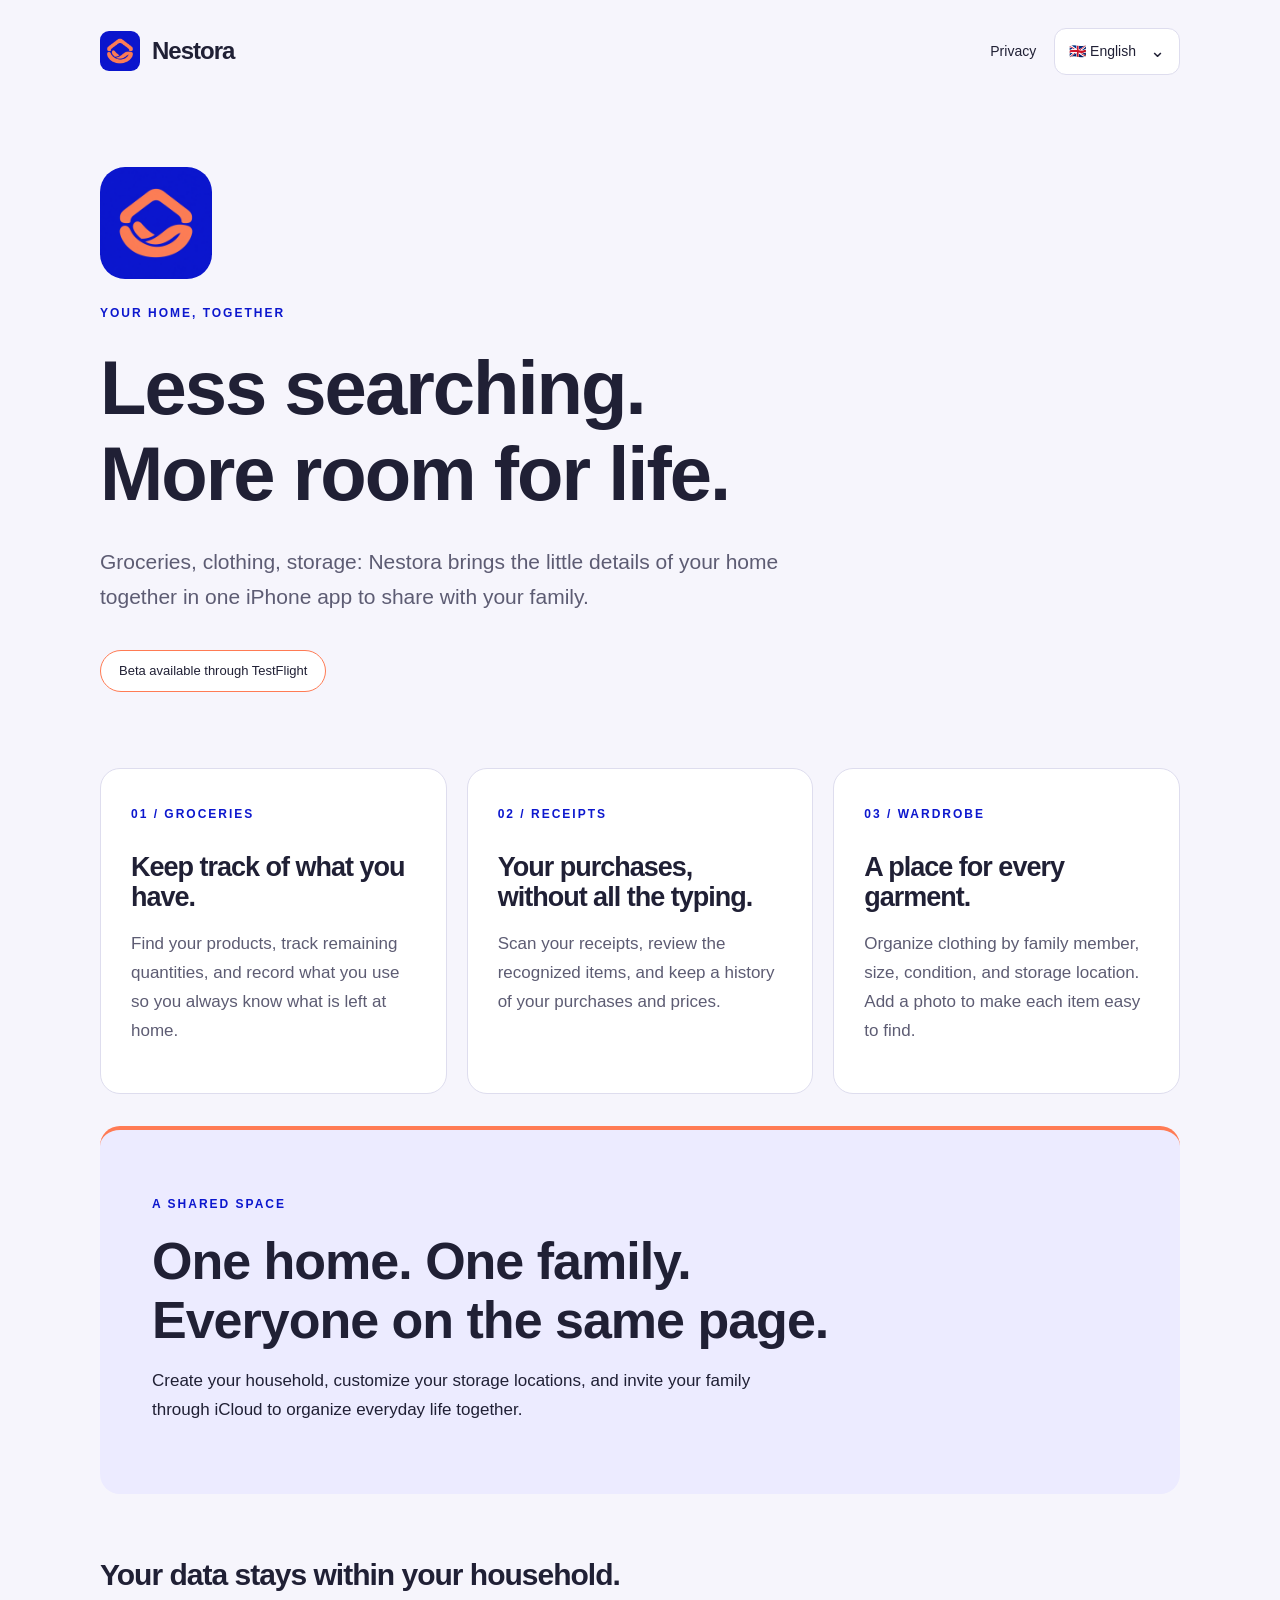
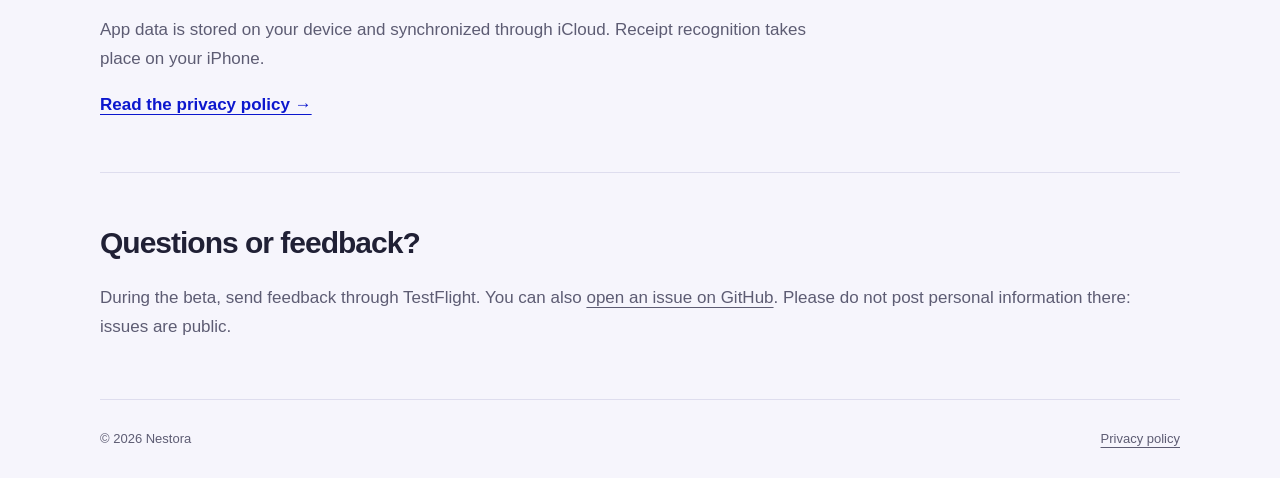
<file: index.html>
<!doctype html>
<html lang="en">
<head>
  <meta charset="utf-8">
  <meta name="viewport" content="width=device-width, initial-scale=1">
  <meta name="description" content="Nestora brings your grocery inventory and family wardrobe together on iPhone, with sharing through iCloud.">
  <title>Nestora — A well-organized home</title>
  <link rel="stylesheet" href="style.css">
  <meta name="theme-color" content="#0c17ce">
  <link rel="icon" type="image/png" sizes="32x32" href="assets/favicon-32.png">
  <link rel="apple-touch-icon" sizes="180x180" href="assets/apple-touch-icon.png">
</head>
<body>
  <header class="wrap"><a class="brand" href="./" aria-label="Nestora, home"><img class="logo" src="assets/nestora-icon.png" width="40" height="40" alt="">Nestora</a><nav aria-label="Navigation"><a href="privacy.html">Privacy</a><details class="language-picker"><summary aria-label="Choose language"><span>🇬🇧 English</span><span class="chevron" aria-hidden="true">⌄</span></summary><div class="language-options"><a href="index.html" lang="en" hreflang="en" aria-current="page"><span aria-hidden="true">🇬🇧</span> English<span class="check" aria-hidden="true">✓</span></a><a href="fr/index.html" lang="fr" hreflang="fr"><span aria-hidden="true">🇫🇷</span> Français<span class="check" aria-hidden="true"></span></a></div></details></nav></header>
  <main class="wrap">
    <section class="hero">
      <img class="hero-icon" src="assets/nestora-icon.png" width="112" height="112" alt="">
      <p class="eyebrow">YOUR HOME, TOGETHER</p>
      <h1>Less searching.<br>More room for life.</h1>
      <p class="intro">Groceries, clothing, storage: Nestora brings the little details of your home together in one iPhone app to share with your family.</p>
      <span class="badge">Beta available through TestFlight</span>
    </section>
    <section class="grid" aria-label="Features">
      <article><span class="number">01 / GROCERIES</span><h2>Keep track of what you have.</h2><p>Find your products, track remaining quantities, and record what you use so you always know what is left at home.</p></article>
      <article><span class="number">02 / RECEIPTS</span><h2>Your purchases, without all the typing.</h2><p>Scan your receipts, review the recognized items, and keep a history of your purchases and prices.</p></article>
      <article><span class="number">03 / WARDROBE</span><h2>A place for every garment.</h2><p>Organize clothing by family member, size, condition, and storage location. Add a photo to make each item easy to find.</p></article>
    </section>
    <section class="family"><p class="eyebrow">A SHARED SPACE</p><h2>One home. One family.<br>Everyone on the same page.</h2><p>Create your household, customize your storage locations, and invite your family through iCloud to organize everyday life together.</p></section>
    <section class="trust"><h2>Your data stays within your household.</h2><p>App data is stored on your device and synchronized through iCloud. Receipt recognition takes place on your iPhone.</p><a class="text-link" href="privacy.html">Read the privacy policy →</a></section>
    <section class="contact" id="contact"><h2>Questions or feedback?</h2><p>During the beta, send feedback through TestFlight. You can also <a href="https://github.com/mtaieb/nestora-site/issues">open an issue on GitHub</a>. Please do not post personal information there: issues are public.</p></section>
  </main>
  <footer class="wrap"><span>© 2026 Nestora</span><a href="privacy.html">Privacy policy</a></footer>
</body>
</html>
</file>
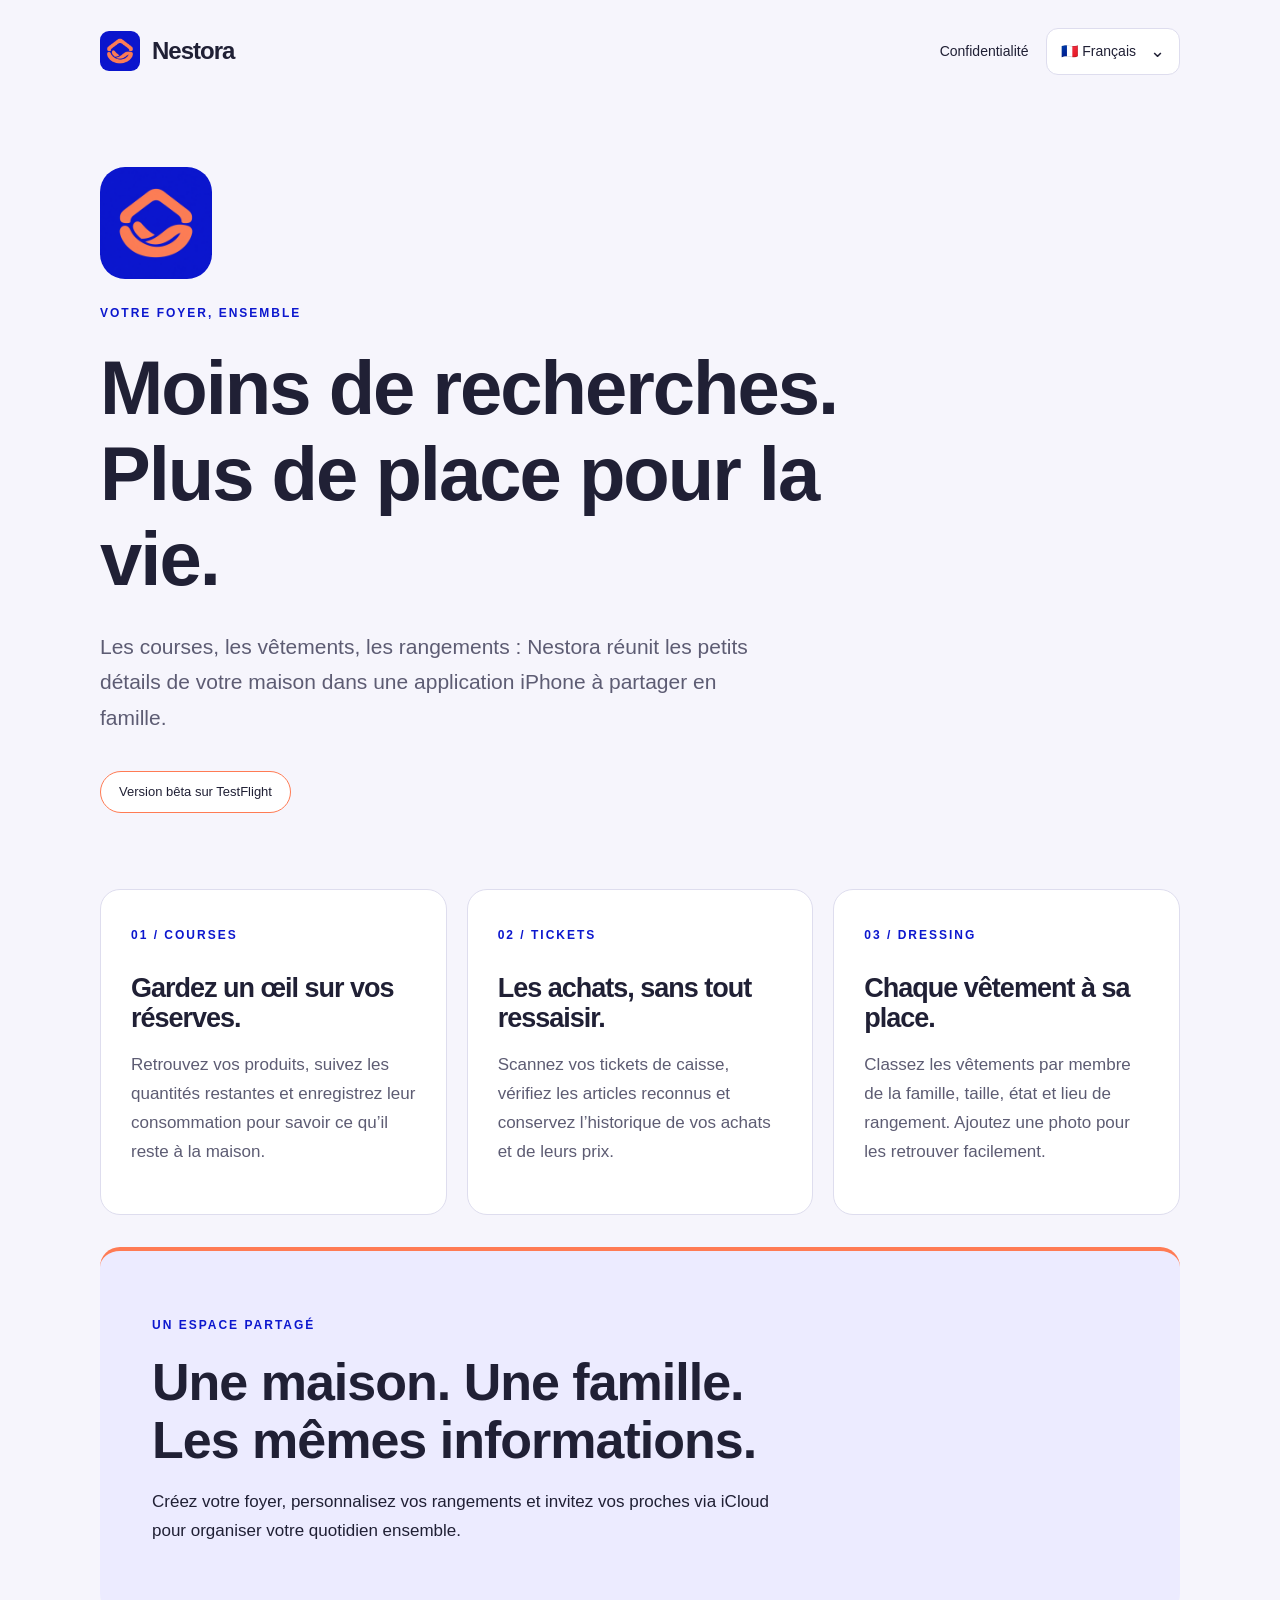
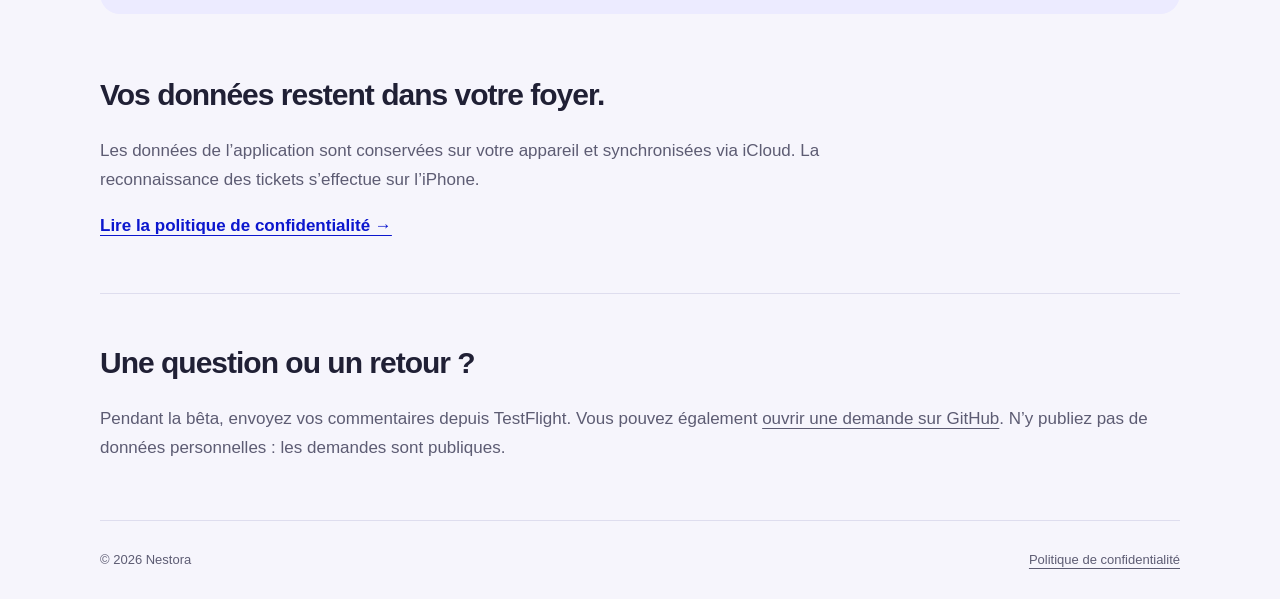
<file: fr/index.html>
<!doctype html>
<html lang="fr">
<head>
  <meta charset="utf-8">
  <meta name="viewport" content="width=device-width, initial-scale=1">
  <meta name="description" content="Nestora, votre stock alimentaire et votre dressing familial réunis sur iPhone, avec partage via iCloud.">
  <title>Nestora — Un foyer bien organisé</title>
  <link rel="stylesheet" href="../style.css">
  <meta name="theme-color" content="#0c17ce">
  <link rel="icon" type="image/png" sizes="32x32" href="../assets/favicon-32.png">
  <link rel="apple-touch-icon" sizes="180x180" href="../assets/apple-touch-icon.png">
</head>
<body>
  <header class="wrap"><a class="brand" href="./" aria-label="Nestora, accueil"><img class="logo" src="../assets/nestora-icon.png" width="40" height="40" alt="">Nestora</a><nav aria-label="Navigation"><a href="privacy.html">Confidentialité</a><details class="language-picker"><summary aria-label="Choisir la langue"><span>🇫🇷 Français</span><span class="chevron" aria-hidden="true">⌄</span></summary><div class="language-options"><a href="../index.html" lang="en" hreflang="en"><span aria-hidden="true">🇬🇧</span> English<span class="check" aria-hidden="true"></span></a><a href="index.html" lang="fr" hreflang="fr" aria-current="page"><span aria-hidden="true">🇫🇷</span> Français<span class="check" aria-hidden="true">✓</span></a></div></details></nav></header>
  <main class="wrap">
    <section class="hero">
      <img class="hero-icon" src="../assets/nestora-icon.png" width="112" height="112" alt="">
      <p class="eyebrow">VOTRE FOYER, ENSEMBLE</p>
      <h1>Moins de recherches.<br>Plus de place pour la vie.</h1>
      <p class="intro">Les courses, les vêtements, les rangements : Nestora réunit les petits détails de votre maison dans une application iPhone à partager en famille.</p>
      <span class="badge">Version bêta sur TestFlight</span>
    </section>
    <section class="grid" aria-label="Fonctionnalités">
      <article><span class="number">01 / COURSES</span><h2>Gardez un œil sur vos réserves.</h2><p>Retrouvez vos produits, suivez les quantités restantes et enregistrez leur consommation pour savoir ce qu’il reste à la maison.</p></article>
      <article><span class="number">02 / TICKETS</span><h2>Les achats, sans tout ressaisir.</h2><p>Scannez vos tickets de caisse, vérifiez les articles reconnus et conservez l’historique de vos achats et de leurs prix.</p></article>
      <article><span class="number">03 / DRESSING</span><h2>Chaque vêtement à sa place.</h2><p>Classez les vêtements par membre de la famille, taille, état et lieu de rangement. Ajoutez une photo pour les retrouver facilement.</p></article>
    </section>
    <section class="family"><p class="eyebrow">UN ESPACE PARTAGÉ</p><h2>Une maison. Une famille.<br>Les mêmes informations.</h2><p>Créez votre foyer, personnalisez vos rangements et invitez vos proches via iCloud pour organiser votre quotidien ensemble.</p></section>
    <section class="trust"><h2>Vos données restent dans votre foyer.</h2><p>Les données de l’application sont conservées sur votre appareil et synchronisées via iCloud. La reconnaissance des tickets s’effectue sur l’iPhone.</p><a class="text-link" href="privacy.html">Lire la politique de confidentialité →</a></section>
    <section class="contact" id="contact"><h2>Une question ou un retour ?</h2><p>Pendant la bêta, envoyez vos commentaires depuis TestFlight. Vous pouvez également <a href="https://github.com/mtaieb/nestora-site/issues">ouvrir une demande sur GitHub</a>. N’y publiez pas de données personnelles : les demandes sont publiques.</p></section>
  </main>
  <footer class="wrap"><span>© 2026 Nestora</span><a href="privacy.html">Politique de confidentialité</a></footer>
</body>
</html>
</file>
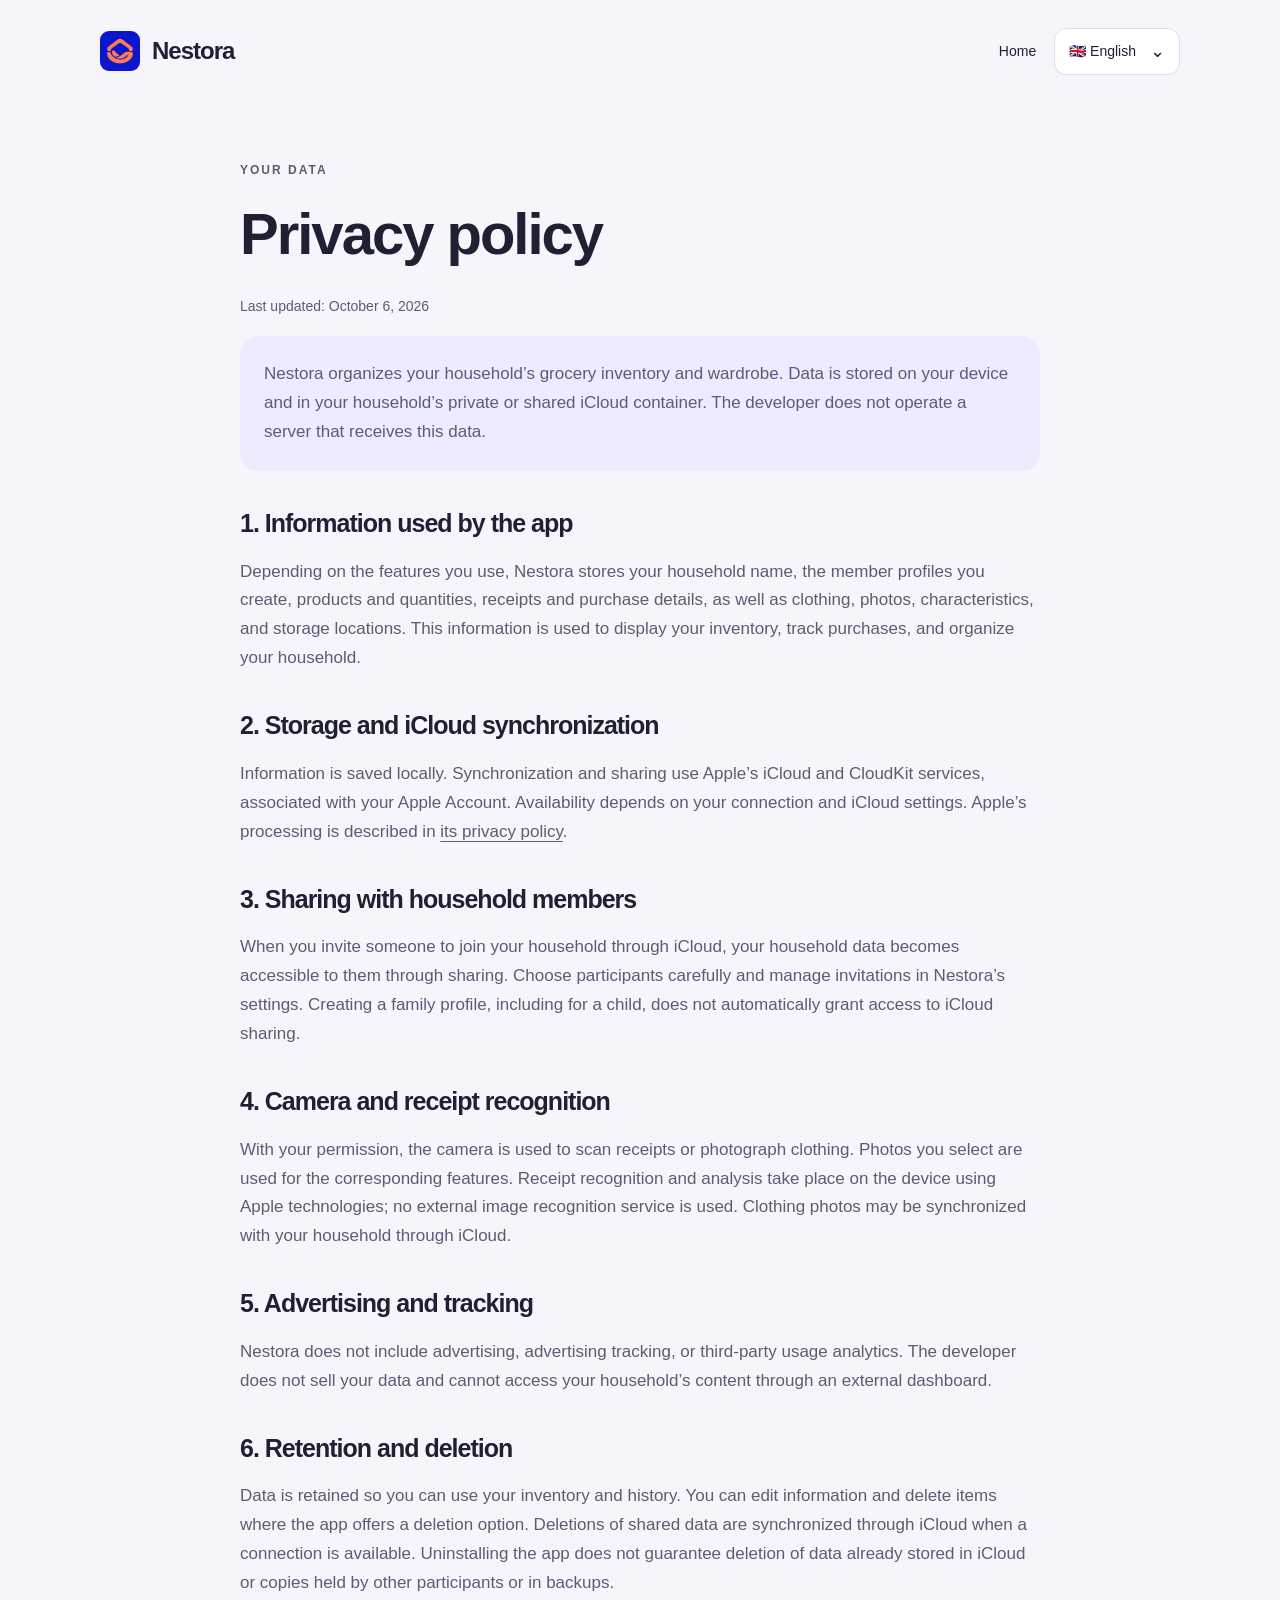
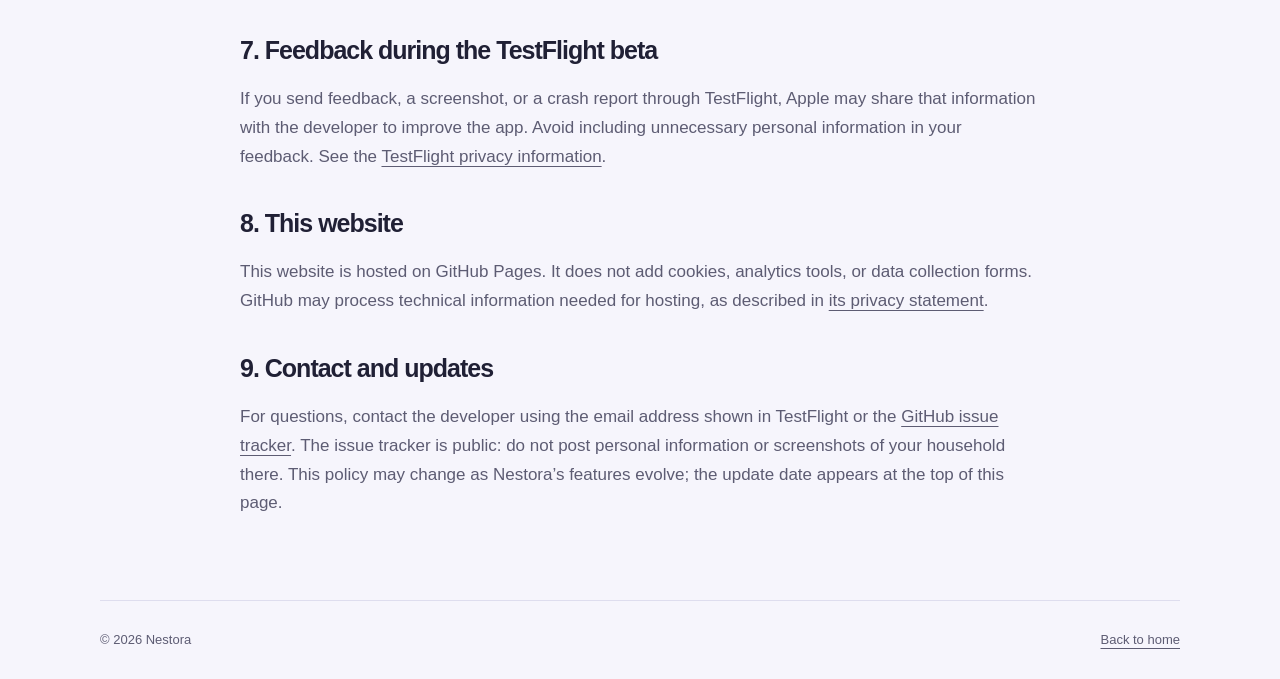
<file: privacy.html>
<!doctype html>
<html lang="en">
<head><meta charset="utf-8"><meta name="viewport" content="width=device-width, initial-scale=1"><meta name="description" content="Nestora privacy policy: local storage, iCloud synchronization, and household sharing."><title>Privacy — Nestora</title><link rel="stylesheet" href="style.css">  <meta name="theme-color" content="#0c17ce">
  <link rel="icon" type="image/png" sizes="32x32" href="assets/favicon-32.png">
  <link rel="apple-touch-icon" sizes="180x180" href="assets/apple-touch-icon.png">
</head>
<body>
  <header class="wrap"><a class="brand" href="./"><img class="logo" src="assets/nestora-icon.png" width="40" height="40" alt="">Nestora</a><nav aria-label="Navigation"><a href="./">Home</a><details class="language-picker"><summary aria-label="Choose language"><span>🇬🇧 English</span><span class="chevron" aria-hidden="true">⌄</span></summary><div class="language-options"><a href="privacy.html" lang="en" hreflang="en" aria-current="page"><span aria-hidden="true">🇬🇧</span> English<span class="check" aria-hidden="true">✓</span></a><a href="fr/privacy.html" lang="fr" hreflang="fr"><span aria-hidden="true">🇫🇷</span> Français<span class="check" aria-hidden="true"></span></a></div></details></nav></header>
  <main class="wrap policy">
    <p class="eyebrow">YOUR DATA</p><h1>Privacy policy</h1><p class="updated">Last updated: October 6, 2026</p>
    <p class="summary">Nestora organizes your household’s grocery inventory and wardrobe. Data is stored on your device and in your household’s private or shared iCloud container. The developer does not operate a server that receives this data.</p>
    <h2>1. Information used by the app</h2>
    <p>Depending on the features you use, Nestora stores your household name, the member profiles you create, products and quantities, receipts and purchase details, as well as clothing, photos, characteristics, and storage locations. This information is used to display your inventory, track purchases, and organize your household.</p>
    <h2>2. Storage and iCloud synchronization</h2>
    <p>Information is saved locally. Synchronization and sharing use Apple’s iCloud and CloudKit services, associated with your Apple Account. Availability depends on your connection and iCloud settings. Apple’s processing is described in <a href="https://www.apple.com/legal/privacy/en-ww/">its privacy policy</a>.</p>
    <h2>3. Sharing with household members</h2>
    <p>When you invite someone to join your household through iCloud, your household data becomes accessible to them through sharing. Choose participants carefully and manage invitations in Nestora’s settings. Creating a family profile, including for a child, does not automatically grant access to iCloud sharing.</p>
    <h2>4. Camera and receipt recognition</h2>
    <p>With your permission, the camera is used to scan receipts or photograph clothing. Photos you select are used for the corresponding features. Receipt recognition and analysis take place on the device using Apple technologies; no external image recognition service is used. Clothing photos may be synchronized with your household through iCloud.</p>
    <h2>5. Advertising and tracking</h2>
    <p>Nestora does not include advertising, advertising tracking, or third-party usage analytics. The developer does not sell your data and cannot access your household’s content through an external dashboard.</p>
    <h2>6. Retention and deletion</h2>
    <p>Data is retained so you can use your inventory and history. You can edit information and delete items where the app offers a deletion option. Deletions of shared data are synchronized through iCloud when a connection is available. Uninstalling the app does not guarantee deletion of data already stored in iCloud or copies held by other participants or in backups.</p>
    <h2>7. Feedback during the TestFlight beta</h2>
    <p>If you send feedback, a screenshot, or a crash report through TestFlight, Apple may share that information with the developer to improve the app. Avoid including unnecessary personal information in your feedback. See the <a href="https://www.apple.com/legal/privacy/data/en/test-flight/">TestFlight privacy information</a>.</p>
    <h2>8. This website</h2>
    <p>This website is hosted on GitHub Pages. It does not add cookies, analytics tools, or data collection forms. GitHub may process technical information needed for hosting, as described in <a href="https://docs.github.com/en/site-policy/privacy-policies/github-general-privacy-statement">its privacy statement</a>.</p>
    <h2>9. Contact and updates</h2>
    <p>For questions, contact the developer using the email address shown in TestFlight or the <a href="https://github.com/mtaieb/nestora-site/issues">GitHub issue tracker</a>. The issue tracker is public: do not post personal information or screenshots of your household there. This policy may change as Nestora’s features evolve; the update date appears at the top of this page.</p>
  </main>
  <footer class="wrap"><span>© 2026 Nestora</span><a href="./">Back to home</a></footer>
</body></html>
</file>
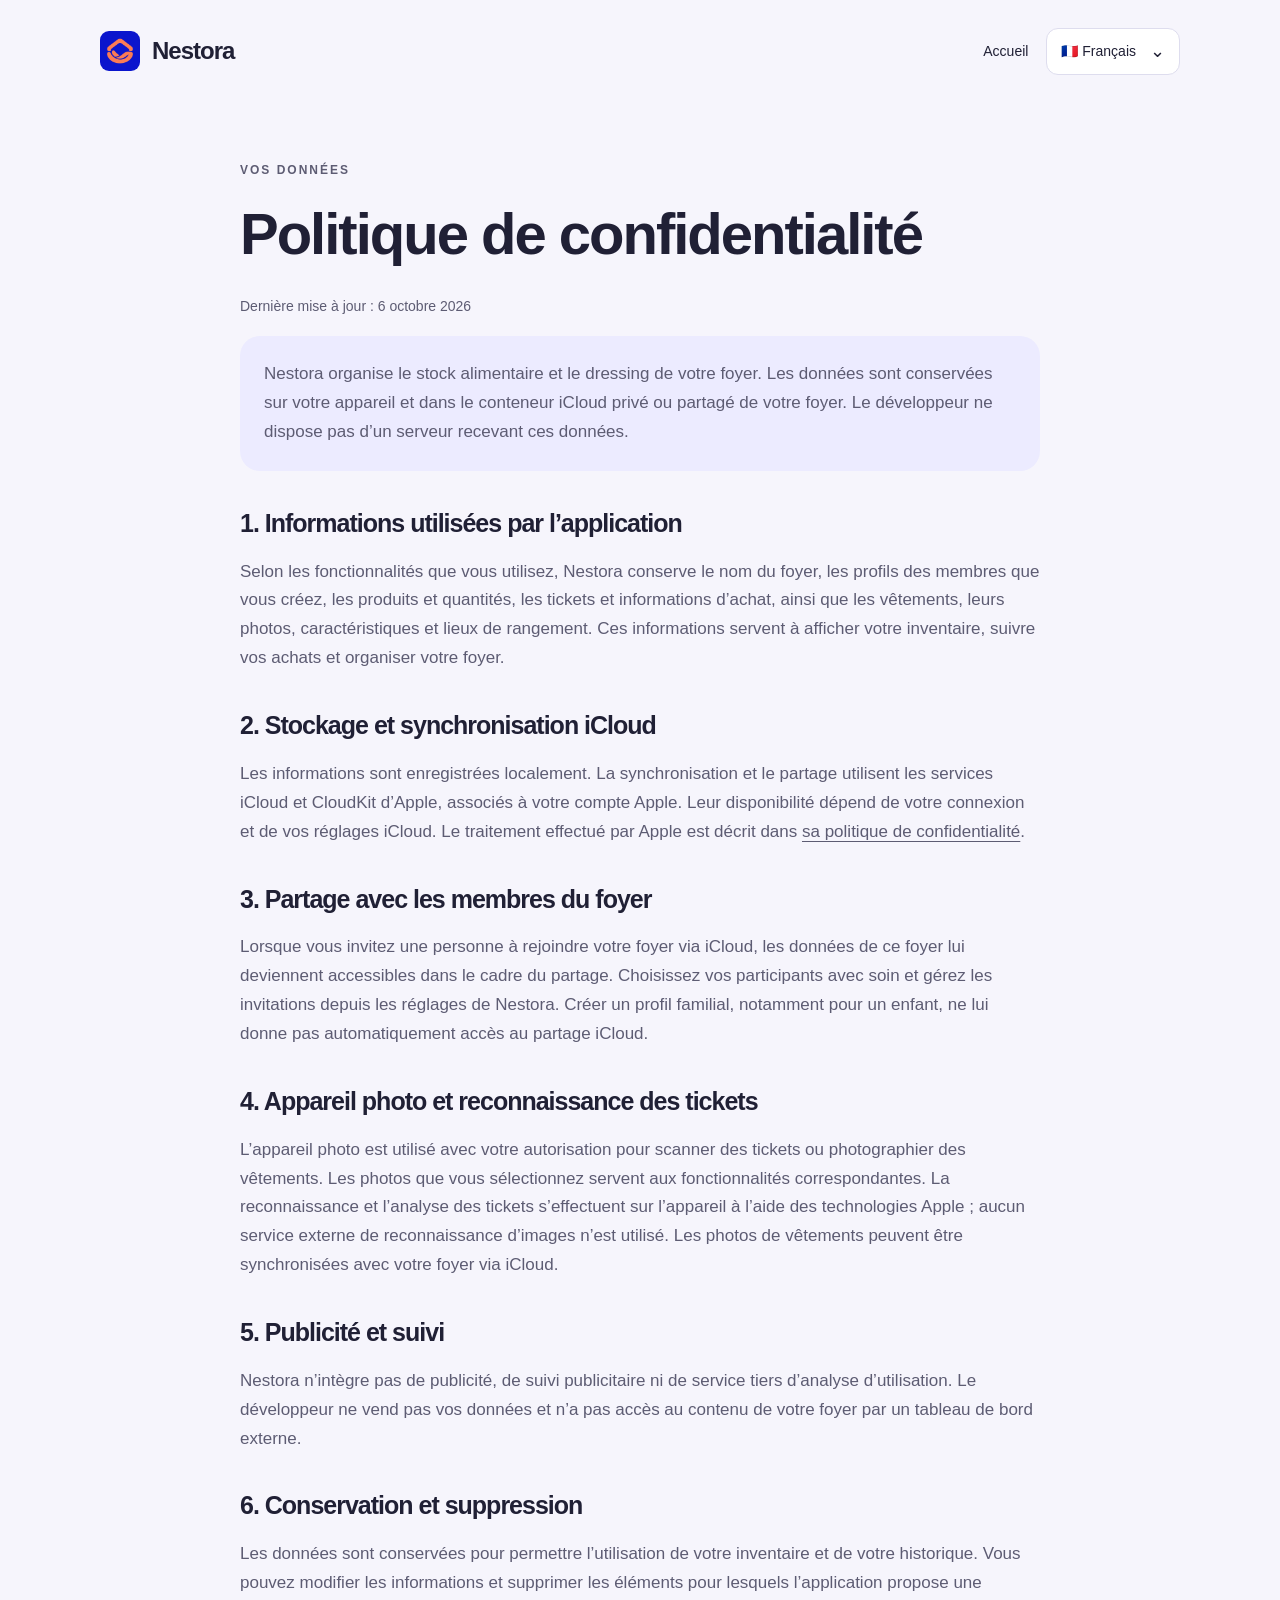
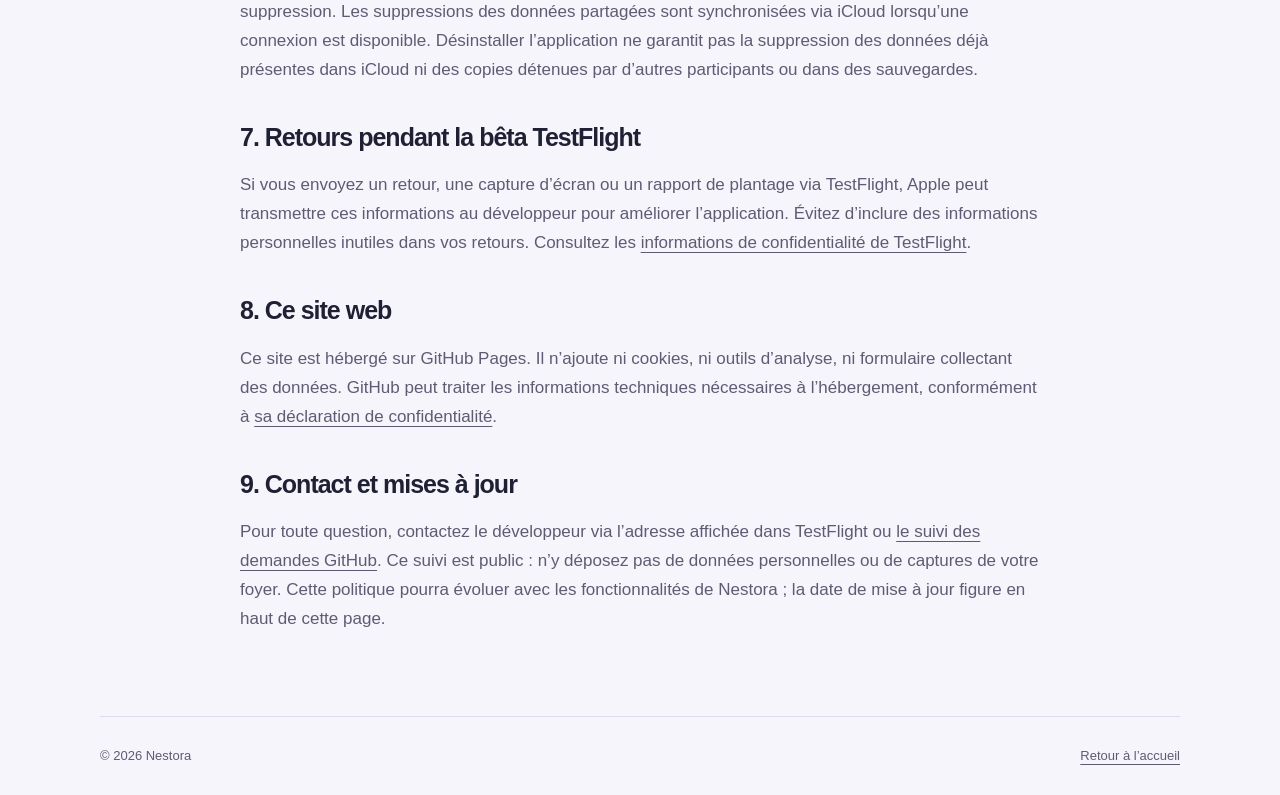
<file: fr/privacy.html>
<!doctype html>
<html lang="fr">
<head><meta charset="utf-8"><meta name="viewport" content="width=device-width, initial-scale=1"><meta name="description" content="Politique de confidentialité de Nestora : stockage local, synchronisation iCloud et partage du foyer."><title>Confidentialité — Nestora</title><link rel="stylesheet" href="../style.css">  <meta name="theme-color" content="#0c17ce">
  <link rel="icon" type="image/png" sizes="32x32" href="../assets/favicon-32.png">
  <link rel="apple-touch-icon" sizes="180x180" href="../assets/apple-touch-icon.png">
</head>
<body>
  <header class="wrap"><a class="brand" href="./"><img class="logo" src="../assets/nestora-icon.png" width="40" height="40" alt="">Nestora</a><nav aria-label="Navigation"><a href="./">Accueil</a><details class="language-picker"><summary aria-label="Choisir la langue"><span>🇫🇷 Français</span><span class="chevron" aria-hidden="true">⌄</span></summary><div class="language-options"><a href="../privacy.html" lang="en" hreflang="en"><span aria-hidden="true">🇬🇧</span> English<span class="check" aria-hidden="true"></span></a><a href="privacy.html" lang="fr" hreflang="fr" aria-current="page"><span aria-hidden="true">🇫🇷</span> Français<span class="check" aria-hidden="true">✓</span></a></div></details></nav></header>
  <main class="wrap policy">
    <p class="eyebrow">VOS DONNÉES</p><h1>Politique de confidentialité</h1><p class="updated">Dernière mise à jour : 6 octobre 2026</p>
    <p class="summary">Nestora organise le stock alimentaire et le dressing de votre foyer. Les données sont conservées sur votre appareil et dans le conteneur iCloud privé ou partagé de votre foyer. Le développeur ne dispose pas d’un serveur recevant ces données.</p>
    <h2>1. Informations utilisées par l’application</h2>
    <p>Selon les fonctionnalités que vous utilisez, Nestora conserve le nom du foyer, les profils des membres que vous créez, les produits et quantités, les tickets et informations d’achat, ainsi que les vêtements, leurs photos, caractéristiques et lieux de rangement. Ces informations servent à afficher votre inventaire, suivre vos achats et organiser votre foyer.</p>
    <h2>2. Stockage et synchronisation iCloud</h2>
    <p>Les informations sont enregistrées localement. La synchronisation et le partage utilisent les services iCloud et CloudKit d’Apple, associés à votre compte Apple. Leur disponibilité dépend de votre connexion et de vos réglages iCloud. Le traitement effectué par Apple est décrit dans <a href="https://www.apple.com/legal/privacy/fr-ww/">sa politique de confidentialité</a>.</p>
    <h2>3. Partage avec les membres du foyer</h2>
    <p>Lorsque vous invitez une personne à rejoindre votre foyer via iCloud, les données de ce foyer lui deviennent accessibles dans le cadre du partage. Choisissez vos participants avec soin et gérez les invitations depuis les réglages de Nestora. Créer un profil familial, notamment pour un enfant, ne lui donne pas automatiquement accès au partage iCloud.</p>
    <h2>4. Appareil photo et reconnaissance des tickets</h2>
    <p>L’appareil photo est utilisé avec votre autorisation pour scanner des tickets ou photographier des vêtements. Les photos que vous sélectionnez servent aux fonctionnalités correspondantes. La reconnaissance et l’analyse des tickets s’effectuent sur l’appareil à l’aide des technologies Apple ; aucun service externe de reconnaissance d’images n’est utilisé. Les photos de vêtements peuvent être synchronisées avec votre foyer via iCloud.</p>
    <h2>5. Publicité et suivi</h2>
    <p>Nestora n’intègre pas de publicité, de suivi publicitaire ni de service tiers d’analyse d’utilisation. Le développeur ne vend pas vos données et n’a pas accès au contenu de votre foyer par un tableau de bord externe.</p>
    <h2>6. Conservation et suppression</h2>
    <p>Les données sont conservées pour permettre l’utilisation de votre inventaire et de votre historique. Vous pouvez modifier les informations et supprimer les éléments pour lesquels l’application propose une suppression. Les suppressions des données partagées sont synchronisées via iCloud lorsqu’une connexion est disponible. Désinstaller l’application ne garantit pas la suppression des données déjà présentes dans iCloud ni des copies détenues par d’autres participants ou dans des sauvegardes.</p>
    <h2>7. Retours pendant la bêta TestFlight</h2>
    <p>Si vous envoyez un retour, une capture d’écran ou un rapport de plantage via TestFlight, Apple peut transmettre ces informations au développeur pour améliorer l’application. Évitez d’inclure des informations personnelles inutiles dans vos retours. Consultez les <a href="https://www.apple.com/legal/privacy/data/fr/test-flight/">informations de confidentialité de TestFlight</a>.</p>
    <h2>8. Ce site web</h2>
    <p>Ce site est hébergé sur GitHub Pages. Il n’ajoute ni cookies, ni outils d’analyse, ni formulaire collectant des données. GitHub peut traiter les informations techniques nécessaires à l’hébergement, conformément à <a href="https://docs.github.com/en/site-policy/privacy-policies/github-general-privacy-statement">sa déclaration de confidentialité</a>.</p>
    <h2>9. Contact et mises à jour</h2>
    <p>Pour toute question, contactez le développeur via l’adresse affichée dans TestFlight ou <a href="https://github.com/mtaieb/nestora-site/issues">le suivi des demandes GitHub</a>. Ce suivi est public : n’y déposez pas de données personnelles ou de captures de votre foyer. Cette politique pourra évoluer avec les fonctionnalités de Nestora ; la date de mise à jour figure en haut de cette page.</p>
  </main>
  <footer class="wrap"><span>© 2026 Nestora</span><a href="./">Retour à l’accueil</a></footer>
</body></html>
</file>
<file: style.css>
/* Nestora tokens: keep aligned with DESIGN_SYSTEM.md and the iOS asset catalog. */
:root {
  color-scheme: light dark;
  --indigo: #0c17ce;
  --coral: #ff7b54;
  --ink: #202035;
  --muted: #5d5c73;
  --paper: #f6f5fc;
  --surface: #ffffff;
  --soft-accent: #ecebff;
  --line: #deddee;
  --focus: var(--indigo);
  --radius-card: 20px;
  --space-small: 8px;
  --space-medium: 16px;
  --space-large: 24px;
  --space-section: 32px;
}
* { box-sizing: border-box; }
body { margin: 0; background: var(--paper); color: var(--ink); font: 17px/1.7 -apple-system, BlinkMacSystemFont, "Segoe UI", sans-serif; }
a { color: inherit; text-underline-offset: 4px; }
a:focus-visible { outline: 3px solid var(--focus); outline-offset: 6px; }
.wrap { width: min(1080px, calc(100% - 48px)); margin: auto; }
header { display: flex; align-items: center; justify-content: space-between; padding: 28px 0; }
.brand { display: flex; align-items: center; gap: 12px; font-size: 24px; font-weight: 700; text-decoration: none; letter-spacing: -1px; }
.logo { display: block; width: 40px; height: 40px; border-radius: 9px; }
nav { display: flex; align-items: center; gap: 18px; flex-wrap: wrap; justify-content: flex-end; font-size: 14px; }
nav a { text-decoration: none; }
.hero { padding: 64px 0 76px; max-width: 850px; }
.hero-icon { display: block; width: 112px; height: 112px; border-radius: 25px; margin-bottom: var(--space-large); }
.eyebrow, .number { font-size: 12px; letter-spacing: 2px; font-weight: 700; color: var(--indigo); }
h1, h2 { line-height: 1.12; letter-spacing: -2px; font-weight: 600; }
h1 { font-size: clamp(42px, 6.4vw, 76px); margin: 22px 0 28px; }
h2 { font-size: 30px; letter-spacing: -1px; }
.intro { font-size: 21px; max-width: 680px; color: var(--muted); }
.badge { display: inline-block; margin-top: 14px; border: 1px solid var(--coral); background: var(--surface); border-radius: 50px; padding: 9px 18px; font-size: 13px; }
.grid { display: grid; grid-template-columns: repeat(3, 1fr); gap: 20px; }
.grid article { padding: 30px; background: var(--surface); border: 1px solid var(--line); border-radius: var(--radius-card); }
.grid h2 { font-size: 27px; margin: 24px 0 18px; }
.grid p, .trust p, .contact p { color: var(--muted); }
.family { background: var(--soft-accent); padding: 52px; border-radius: var(--radius-card); margin: 32px 0 64px; border-top: 4px solid var(--coral); }
.family h2 { font-size: clamp(34px, 4.5vw, 52px); margin: 18px 0; }
.family p:last-child { max-width: 650px; }
.trust { max-width: 750px; padding: 0 0 52px; }
.text-link { font-weight: 600; color: var(--indigo); }
.contact { padding: 28px 0 40px; border-top: 1px solid var(--line); }
footer { display: flex; justify-content: space-between; gap: 20px; border-top: 1px solid var(--line); padding: 28px 0; font-size: 13px; color: var(--muted); }
.policy { max-width: 800px; padding: 45px 0 65px; }
.policy h1 { font-size: clamp(38px, 5vw, 58px); }
.policy h2 { margin-top: 38px; font-size: 25px; }
.policy p, .policy li { color: var(--muted); }
.policy .updated { font-size: 14px; }
.policy .summary { padding: var(--space-large); background: var(--soft-accent); border-radius: var(--radius-card); }
.language-picker { position: relative; font-size: 14px; letter-spacing: 0; line-height: 1.5; }
.language-picker summary { display: flex; align-items: center; gap: 14px; min-height: 44px; padding: 9px 14px; border: 1px solid var(--line); border-radius: 12px; background: var(--surface); cursor: pointer; list-style: none; user-select: none; }
.language-picker summary::-webkit-details-marker { display: none; }
.language-picker summary:hover { background: var(--soft-accent); }
.language-picker summary:focus-visible { outline: 3px solid var(--focus); outline-offset: 3px; }
.chevron { font-size: 18px; transition: transform .15s; }
.language-picker[open] .chevron { transform: rotate(180deg); }
.language-options { position: absolute; right: 0; top: calc(100% + 8px); z-index: 10; width: 180px; padding: 6px; background: var(--surface); border: 1px solid var(--line); border-radius: 14px; box-shadow: 0 12px 28px #20203518; }
.language-options a { display: flex; align-items: center; gap: 10px; min-height: 44px; padding: 10px; border-radius: 9px; }
.language-options a:hover, .language-options a[aria-current="page"] { background: var(--soft-accent); }
.check { margin-left: auto; font-weight: 700; }
@media (prefers-color-scheme: dark) {
  :root { --indigo: #aeafff; --coral: #ff9678; --ink: #f6f5fc; --muted: #b9b8ce; --paper: #131322; --surface: #202035; --soft-accent: #2b2a50; --line: #3e3d59; }
}
@media (prefers-reduced-motion: reduce) { .chevron { transition: none; } }
@media (max-width: 720px) {
  .wrap { width: calc(100% - 36px); }
  header { padding: 20px 0; }
  .hero { padding: 42px 0; }
  .intro { font-size: 19px; }
  .grid { grid-template-columns: 1fr; }
  .grid article { padding: 26px; }
  .family { padding: 30px; margin-bottom: 44px; }
  footer { flex-direction: column; gap: 8px; }
  nav { font-size: 12px; }
}
@media (max-width: 480px) {
  header { gap: 16px; }
  nav { gap: 10px; max-width: 190px; }
  .language-picker { font-size: 13px; }
}
</file>
